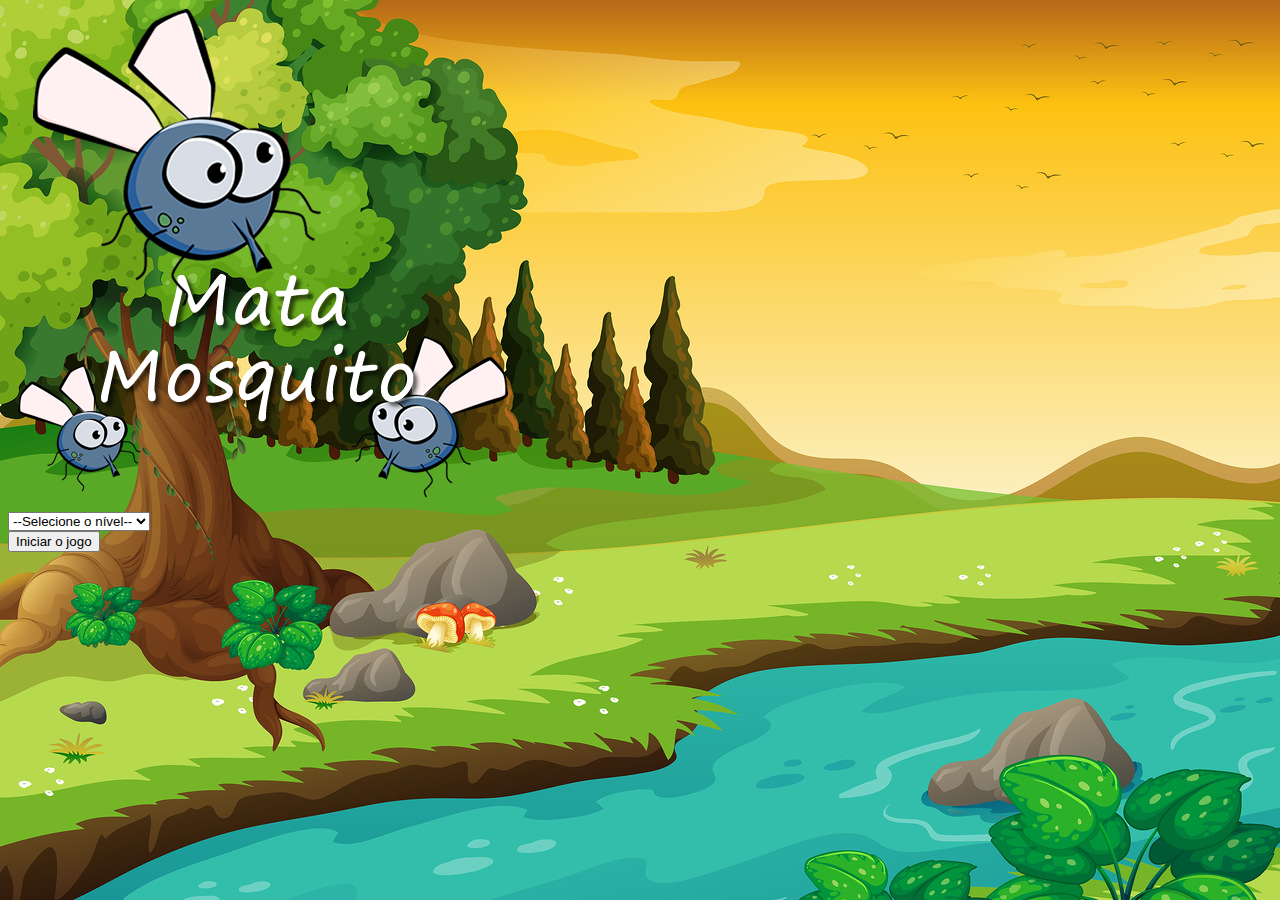
<file: index.html>
<!DOCTYPE html>
<html lang="pt-br">
    <head>
        <meta charset="UTF-8">
        <meta http-equiv="X-UA-Compatible" content="IE=edge">
        <meta name="viewport" content="width=device-width, initial-scale=1.0">
        <link href="https://cdn.jsdelivr.net/npm/bootstrap@5.2.0/dist/css/bootstrap.min.css" rel="stylesheet" integrity="sha384-gH2yIJqKdNHPEq0n4Mqa/HGKIhSkIHeL5AyhkYV8i59U5AR6csBvApHHNl/vI1Bx" crossorigin="anonymous">
        <link rel="stylesheet" href="estilo.css" />
        
        <script>
            function iniciarJogo(){
                var nivel = document.getElementById('nivel').value
                
                if(nivel === ''){
                    alert('Selecione um nível para iniciar o jogo')
                    return false
                }

                window.location.href = "app.html?" + nivel //? Usamos o ponto de interrogação para separar a página que queremos requisitar dos parametros que serao encaminhados para a página --> não é um jeito certo de se trabalhar

            }
        </script>
        <title>Mata Mosquito - Página inicial</title>
    </head>
    <body>
        <div class="container">
            <div class="row">
                <div class="col">
                    <div class="d-flex justify-content-center">
                        <img src="imagens/game.png" />
                    </div>
                </div>
            </div>

            <div class="row">
                <div class="col">
                    <div class="d-flex justify-content-center">
                        <div class="mb-2">
                            <select class="form-control" id="nivel">
                                <option value="">--Selecione o nível-- </option>
                                <option value="normal">Normal</option>
                                <option value="dificil">Díficil</option>
                                <option value="chucknorris">Chuck Norris</option>
                            </select>
                        </div>
                    </div>
                </div>
            </div>

            <div class="row">
                <div class="col">
                    <div class="d-flex justify-content-center">
                        <button type="button" class="btn btn-danger btn-lg" onclick="iniciarJogo()">Iniciar o jogo</button>
                    </div>
                </div>
            </div>
        </div>
    </body>
</html>
</file>
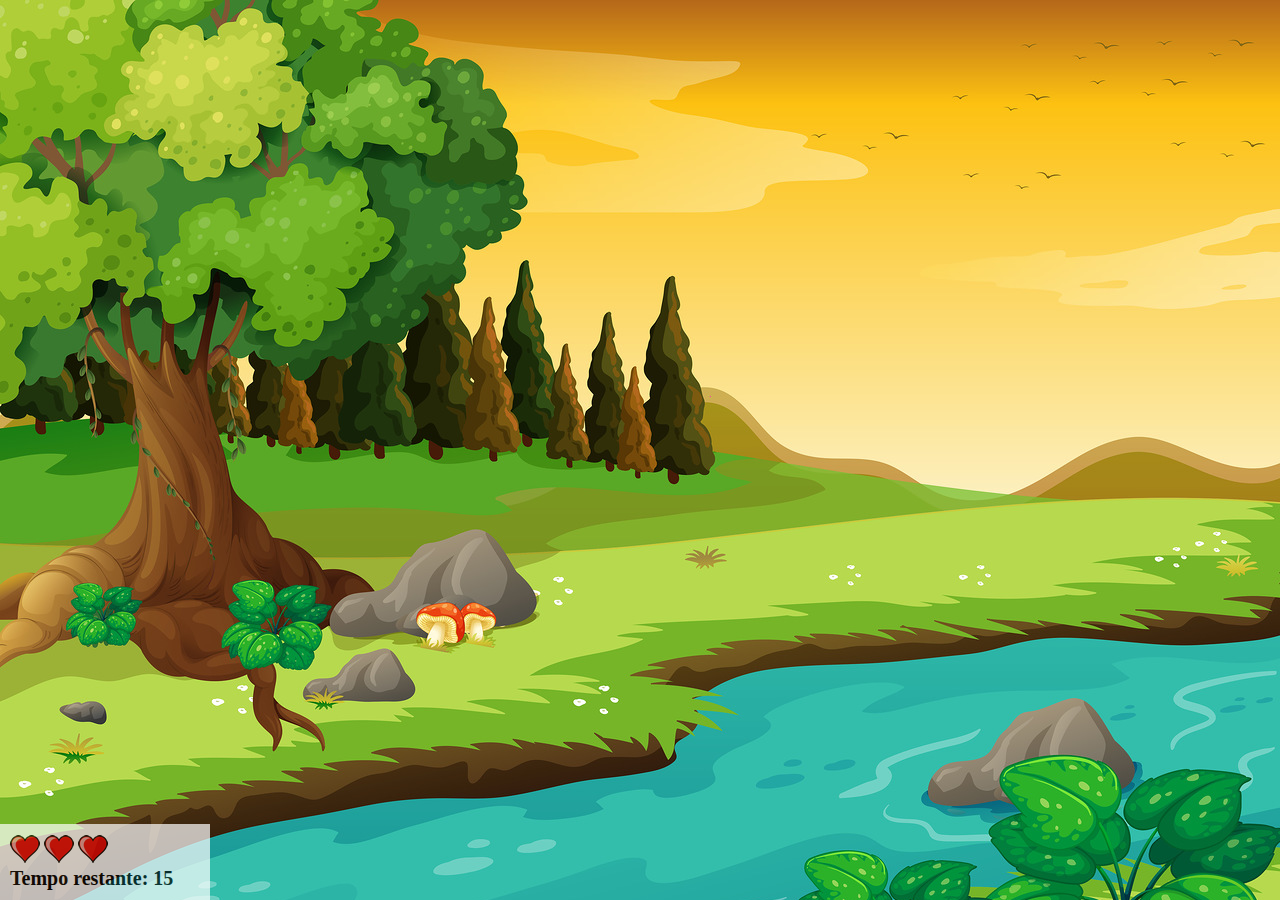
<file: app.html>
<!DOCTYPE html>
<html lang="pt-br">
    <head>
        <meta charset="UTF-8">
        <meta http-equiv="X-UA-Compatible" content="IE=edge">
        <meta name="viewport" content="width=device-width, initial-scale=1.0">
        <script src="jogo.js"></script>
        <link rel="stylesheet" href="estilo.css">
        <title>Game - Mata Mosquito</title>
    </head>
    <body onresize="ajustaTamanhoPalcoJogo()">
        
        <div class="painel">
            <div class="vidas">
                <img id="v1" src="imagens/coracao_cheio.png" alt="coracão vazio" />
                <img id="v2" src="imagens/coracao_cheio.png" alt="coração cheio" />
                <img id="v3" src="imagens/coracao_cheio.png" alt="coração cheio" />

            </div>

            <div class="cronometro">Tempo restante: <span id="cronometro"></span></div>

        </div>

        <script>

        document.getElementById('cronometro').innerHTML = tempo

            var criaMosquito = setInterval(function() {
                posicaoRandomica() //faz com que os mosquitos fiquem em cima do outro aqui a posição randomica é chamamdo pois o movimento do mosquito é aleatorio
            }, criaMosquitoTempo)
        </script>
    </body>
</html>
</file>
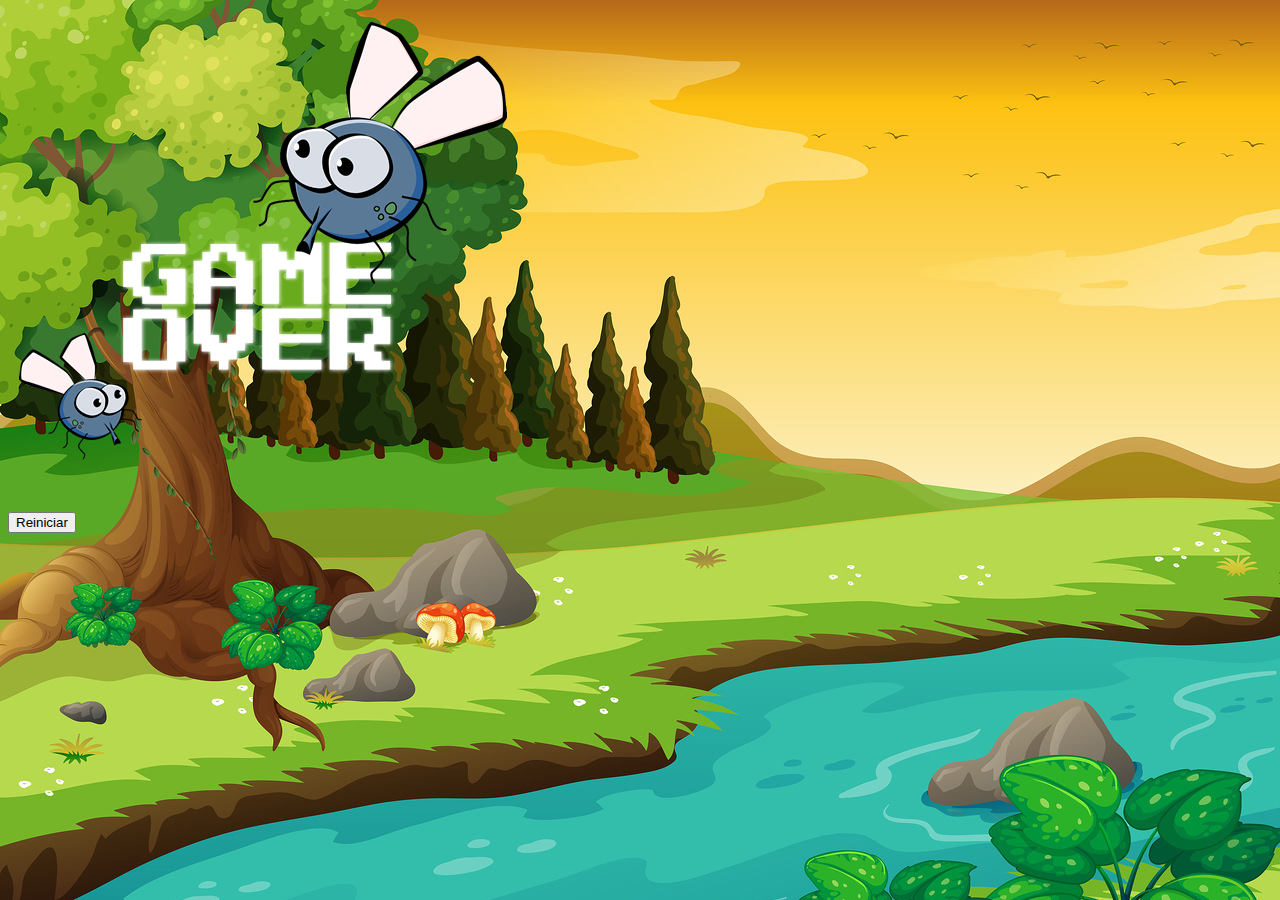
<file: fim_de_jogo.html>
<!DOCTYPE html>
<html lang="pt-br">
        <head>
            <meta charset="UTF-8">
            <meta http-equiv="X-UA-Compatible" content="IE=edge">
            <meta name="viewport" content="width=device-width, initial-scale=1.0">
            <link href="https://cdn.jsdelivr.net/npm/bootstrap@5.2.0/dist/css/bootstrap.min.css" rel="stylesheet" integrity="sha384-gH2yIJqKdNHPEq0n4Mqa/HGKIhSkIHeL5AyhkYV8i59U5AR6csBvApHHNl/vI1Bx" crossorigin="anonymous">
            <link rel="stylesheet" href="estilo.css" />
            <title>Game over - Mata Mosquito</title>
        </head>
        <body>
            <div class="container">
                <div class="row">
                    <div class="col">
                        <div class="d-flex justify-content-center">
                            <img src="imagens/game_over.png" />
                        </div>
                    </div>
                </div>

                <div class="row">
                    <div class="col">
                        <div class="d-flex justify-content-center">
                            <button type="button" class="btn btn-dark btn-lg" onclick="window.location.href='index.html'">Reiniciar</button>
                        </div>
                    </div>
                </div>
            </div>
        
        </body>
    </html>
</file>
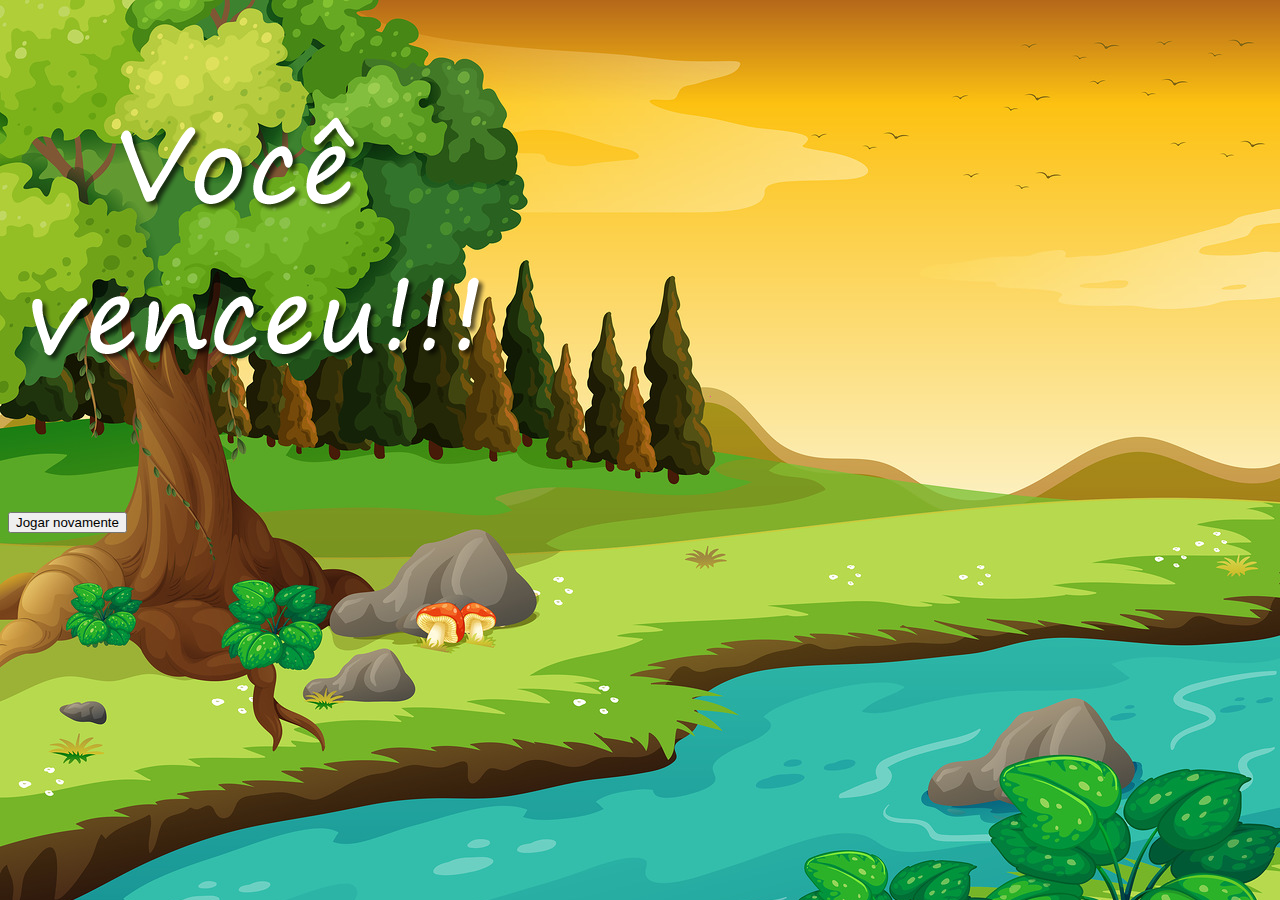
<file: vitoria.html>
<!DOCTYPE html>
<html lang="pt-br">
    <head>
        <meta charset="UTF-8">
        <meta http-equiv="X-UA-Compatible" content="IE=edge">
        <meta name="viewport" content="width=device-width, initial-scale=1.0">
        <link href="https://cdn.jsdelivr.net/npm/bootstrap@5.2.0/dist/css/bootstrap.min.css" rel="stylesheet" integrity="sha384-gH2yIJqKdNHPEq0n4Mqa/HGKIhSkIHeL5AyhkYV8i59U5AR6csBvApHHNl/vI1Bx" crossorigin="anonymous">
        <link rel="stylesheet" href="estilo.css" />
        <title>Mata Mosquito - Vitória</title>
    </head>
    <body>
        <div class="container">
            <div class="row">
                <div class="col">
                    <div class="d-flex justify-content-center">
                        <img src="imagens/vitoria.png" />
                    </div>
                </div>
            </div>

            <div class="row">
                <div class="col">
                    <div class="d-flex justify-content-center">
                        <button type="button" class="btn btn-dark btn-lg" onclick="window.location.href='index.html'">Jogar novamente</button>
                    </div>
                </div>
            </div>
        </div>
    </body>
</html>
</file>
<file: estilo.css>
html{
    cursor: url(imagens/mata_mosca.png) 30 30, auto; /* 30 para direita e 30 para esquerda*/
}

body{
    background-image: url(imagens/bg.jpg);
    background-repeat: no-repeat;
    /*background-size: 100%;*/
    background-size: cover;
}


.mosquito1{
    width: 50px;
    height: 50px;
}

.mosquito2{
    width: 70px;
    height: 70px;
}

.mosquito3{
    width: 90px;
    height: 90px;
}

.ladoA{
    transform: scaleX(1);
}

.ladoB{
    transform: scaleX(-1);
}

.painel{
    position:absolute;
    width: 190px;
    padding: 10px;
    left: 0px;
    bottom: 0px;
    border-top: solid 1px #fff;
    background-color: #fff;
    opacity: 0.7;
}

.vidas{
    float: left;
}

.cronometro{
    float: left;
    font-size: 20px;
    font-weight: bold;
}
</file>
